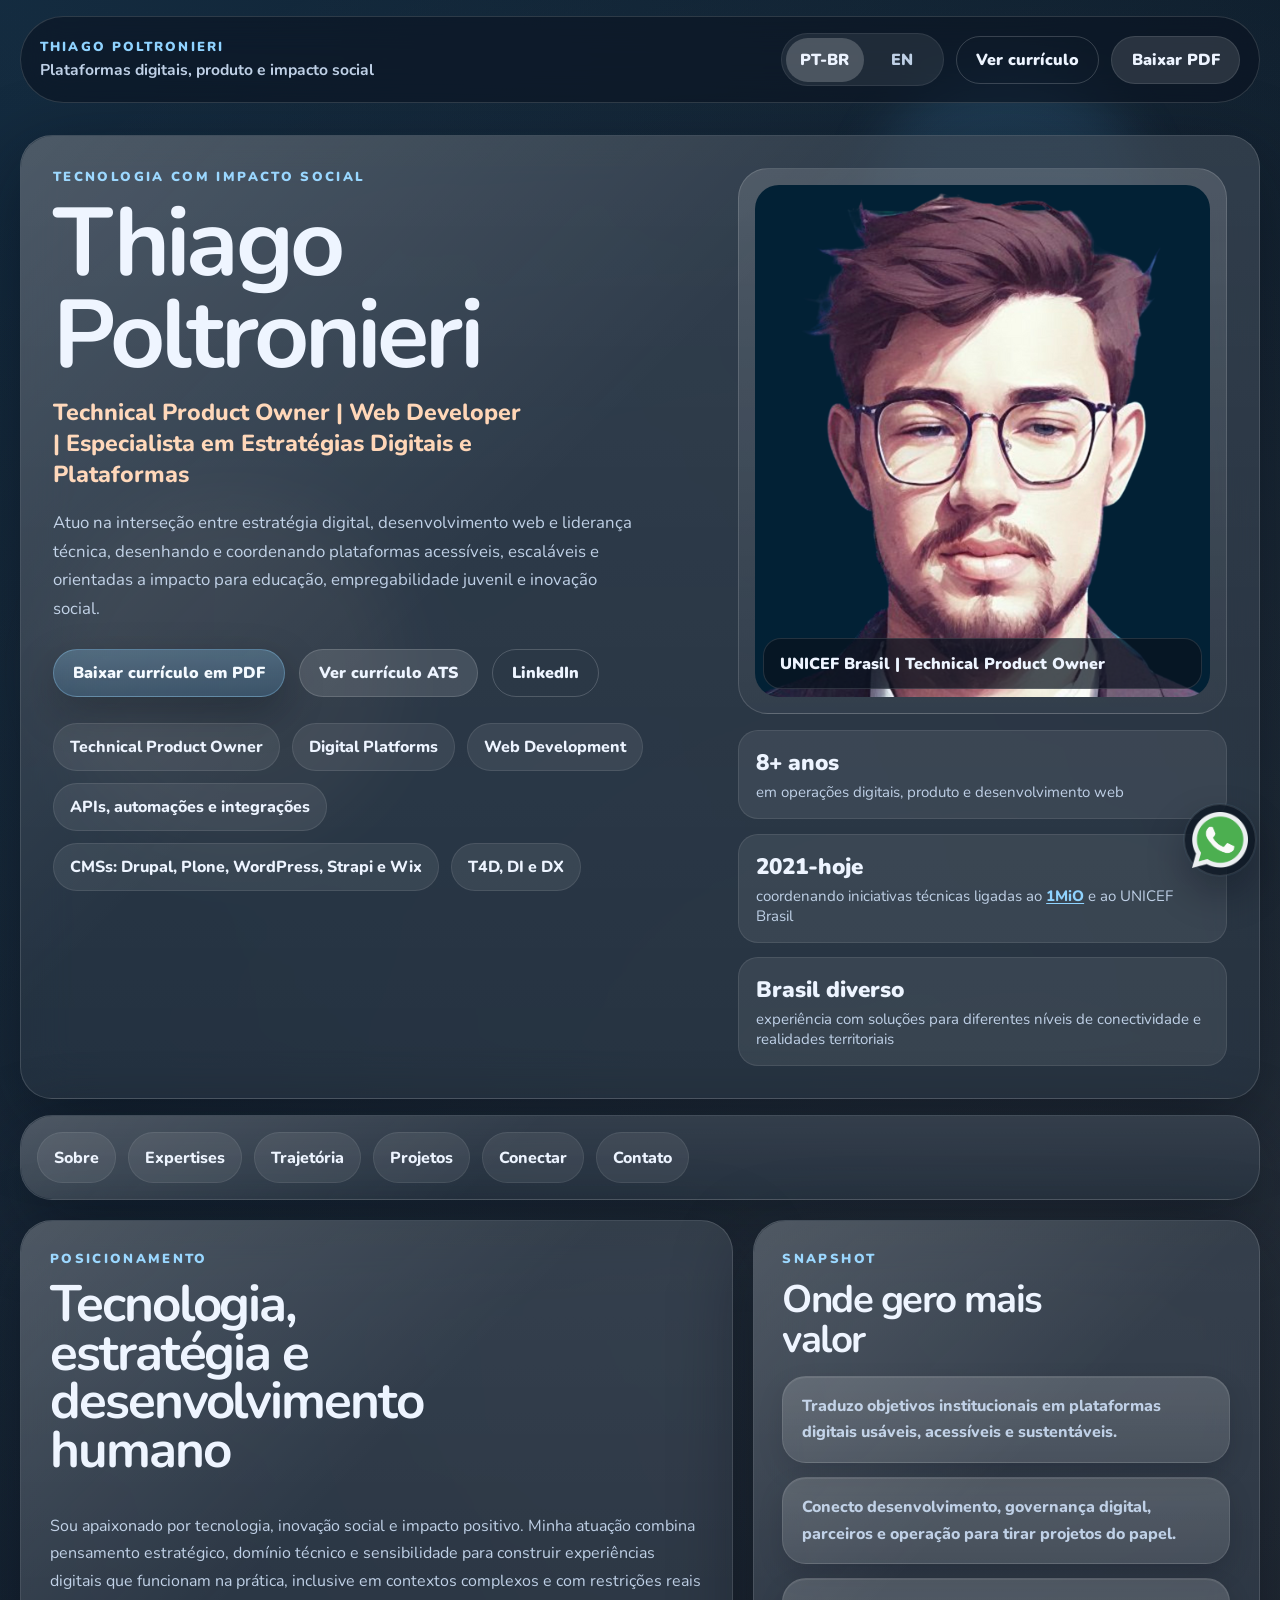
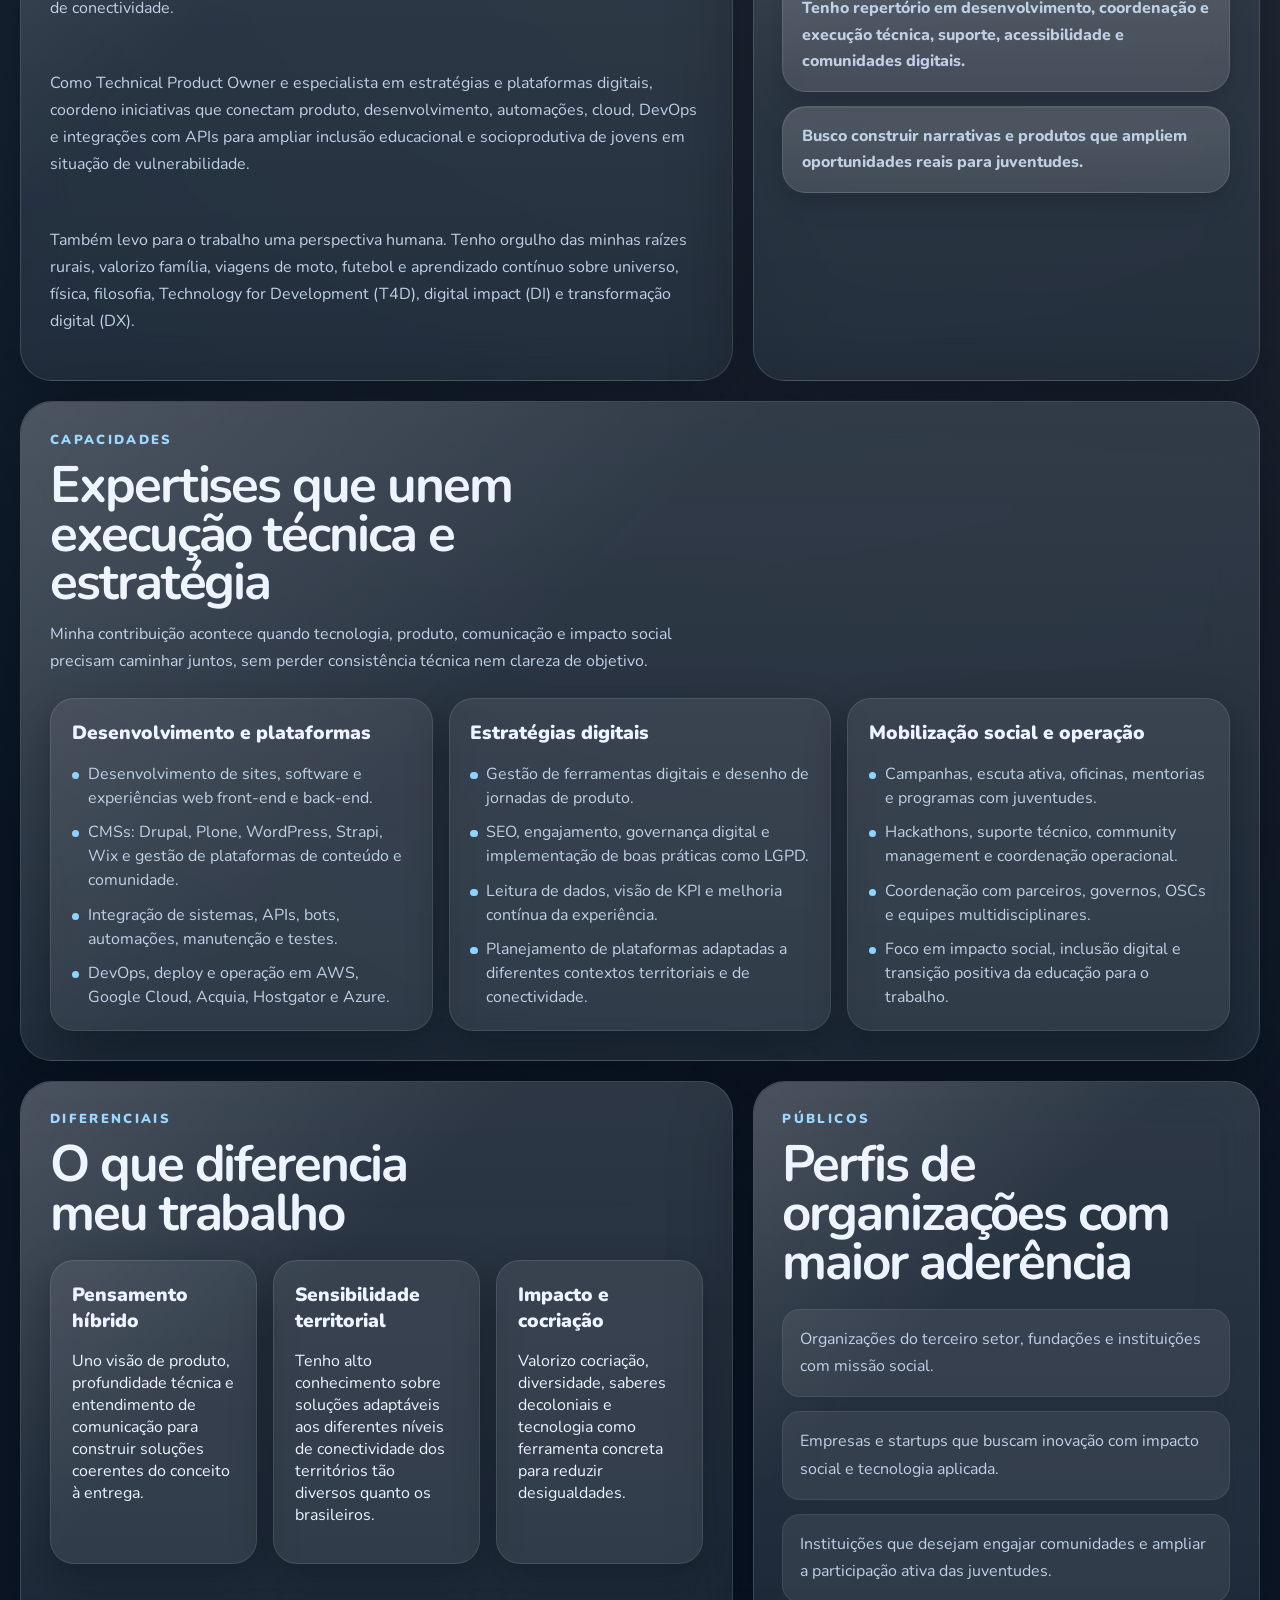
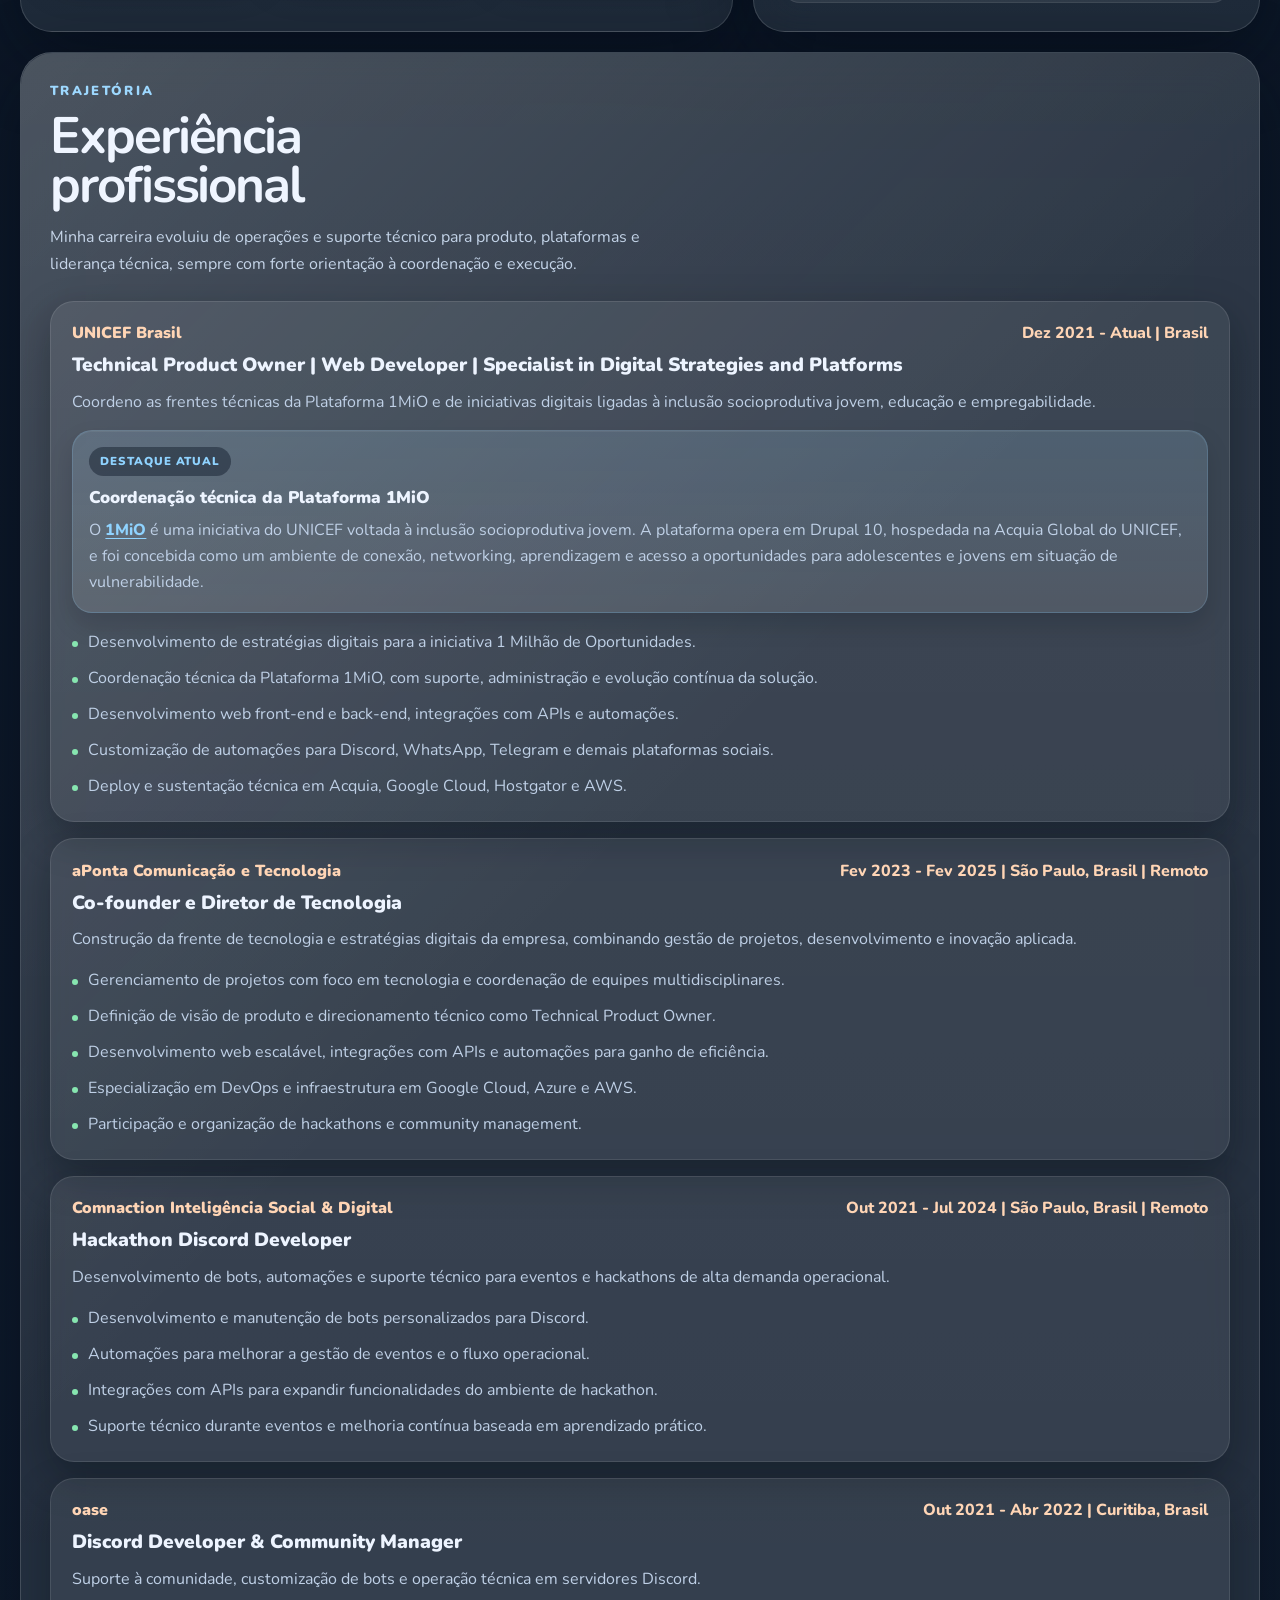
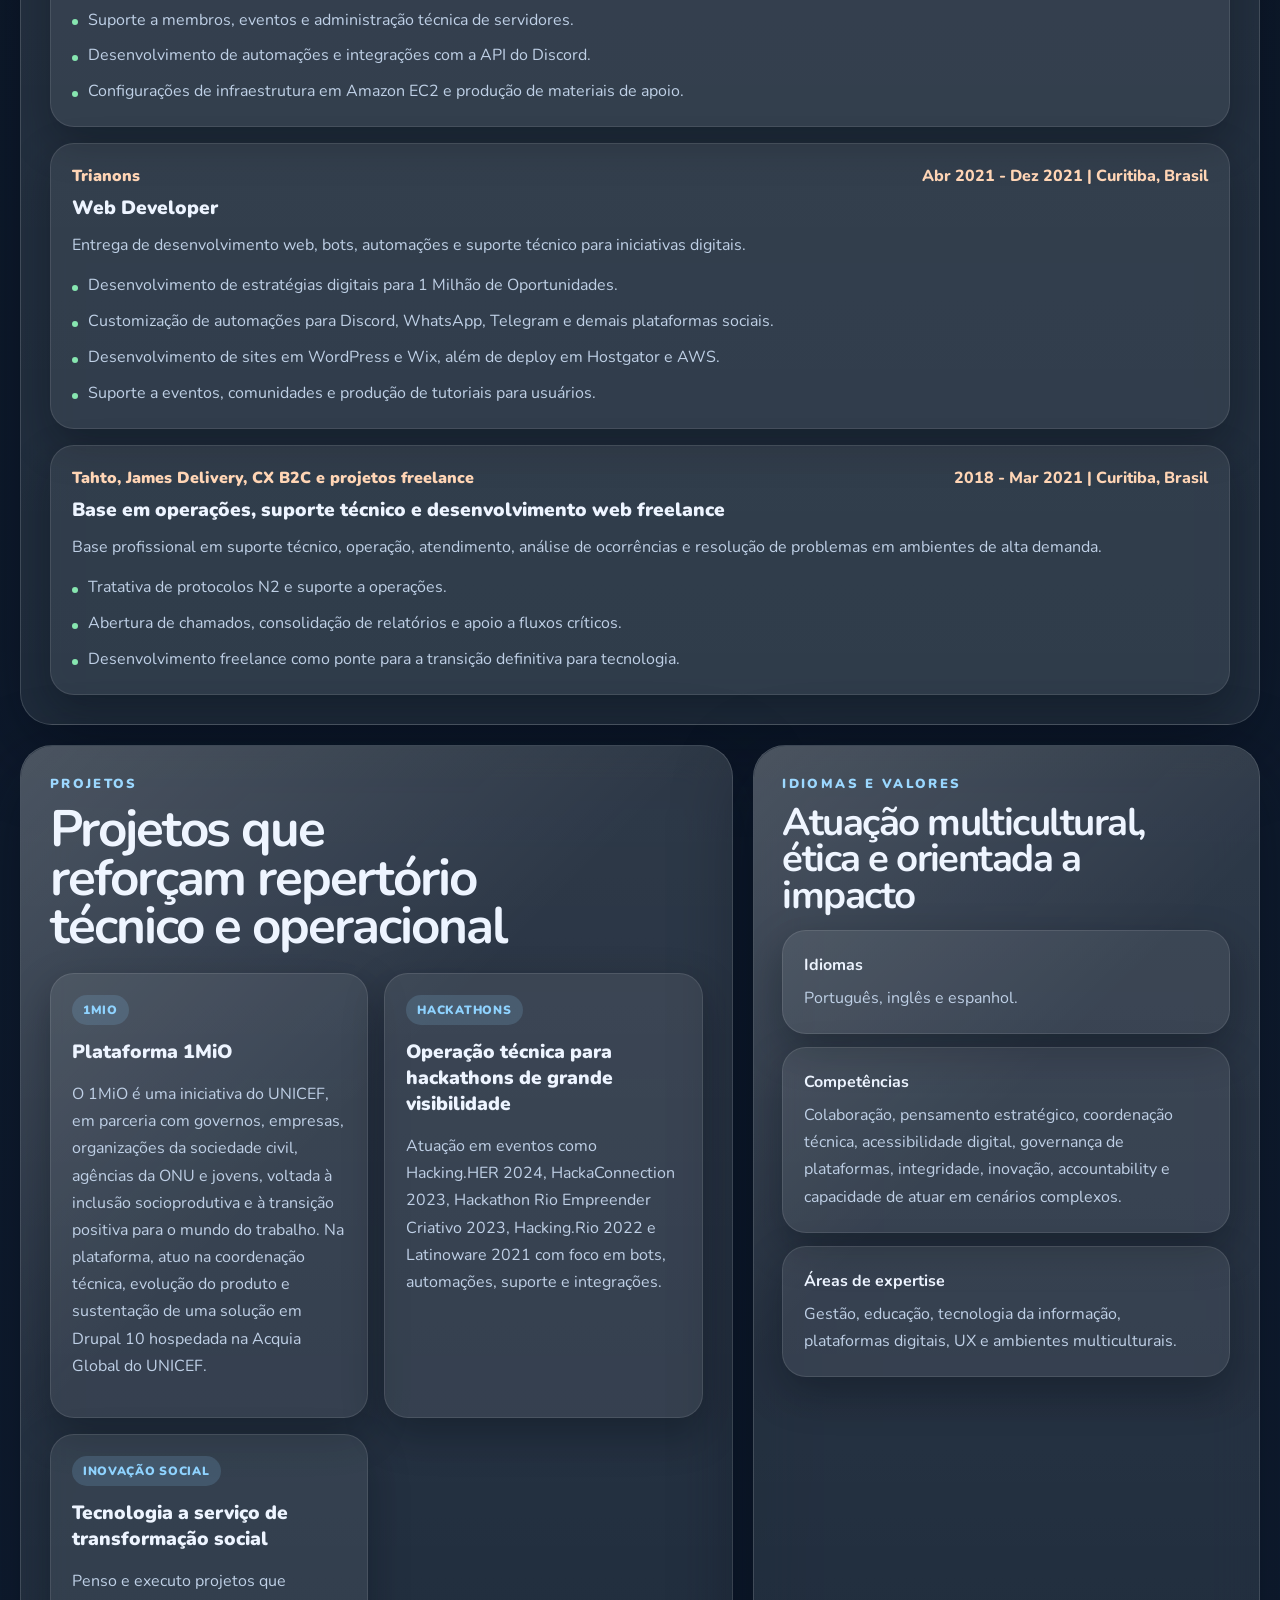
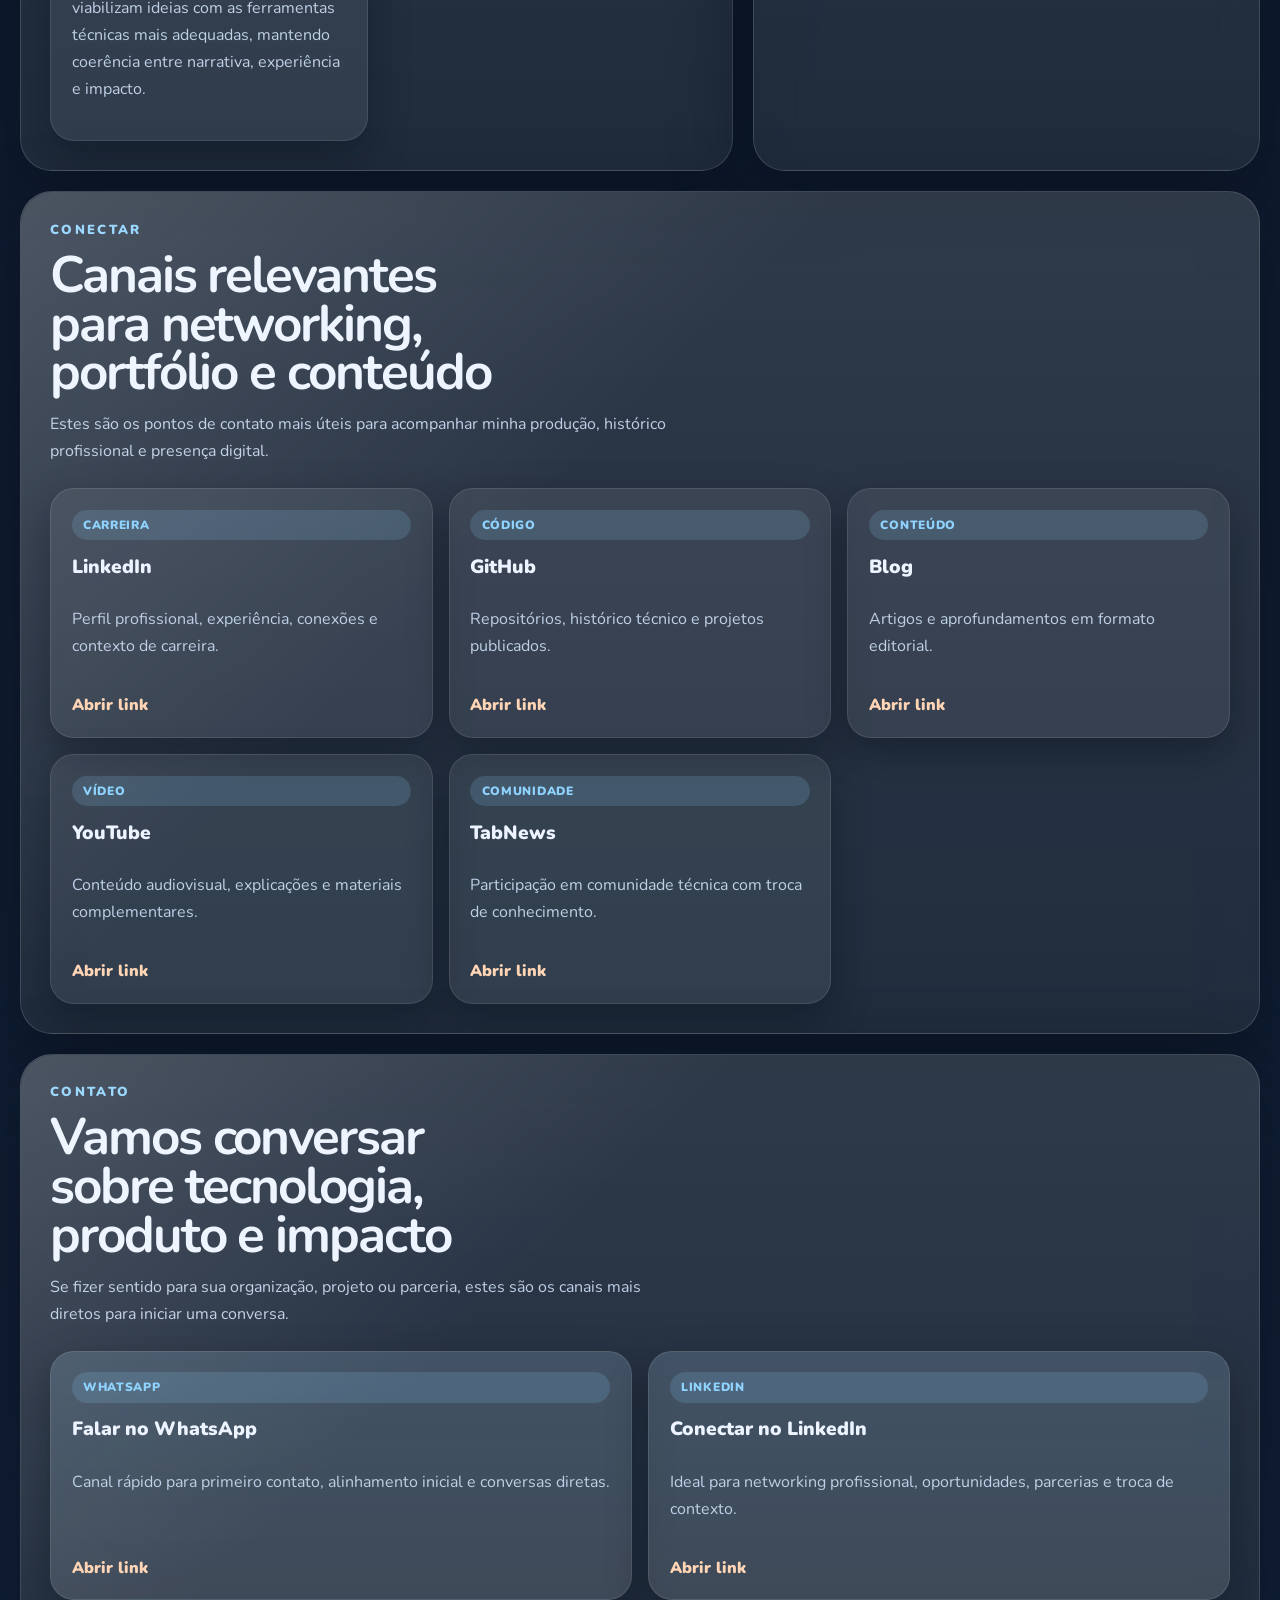
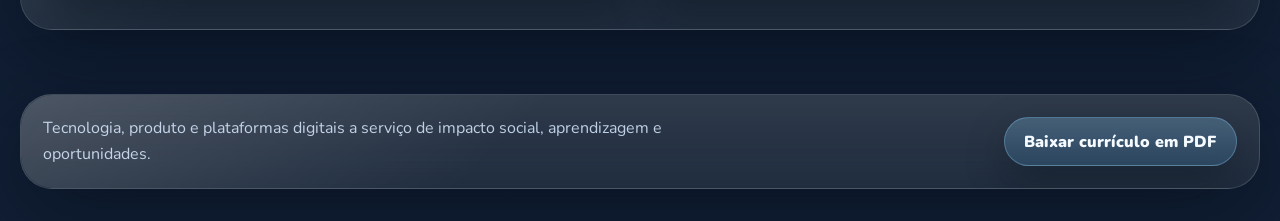
<file: index.html>
<!DOCTYPE html>
<html lang="pt-BR">
<head>
    <meta charset="UTF-8">
    <meta name="viewport" content="width=device-width, initial-scale=1.0">
    <meta
        id="meta-description"
        name="description"
        content="Thiago Poltronieri | Technical Product Owner, Web Developer e especialista em estratégias digitais, plataformas e inovação social."
    >
    <meta name="theme-color" content="#0c1727">
    <title>Thiago Poltronieri | Technical Product Owner</title>
    <link rel="icon" type="image/x-icon" href="./components/img/self-profile.ico">
    <link rel="preconnect" href="https://fonts.googleapis.com">
    <link rel="preconnect" href="https://fonts.gstatic.com" crossorigin>
    <link
        href="https://fonts.googleapis.com/css2?family=Nunito:wght@400;500;600;700;800;900&amp;display=swap"
        rel="stylesheet"
    >
    <link rel="stylesheet" href="./styles/main.css">
    <!-- Google tag (gtag.js) -->
    <script async src="https://www.googletagmanager.com/gtag/js?id=G-9NXSF30L8J"></script>
    <script>
    window.dataLayer = window.dataLayer || [];
    function gtag(){dataLayer.push(arguments);}
    gtag('js', new Date());

    gtag('config', 'G-9NXSF30L8J');
    </script>
</head>
<body>
    <a class="skip-link" id="skip-link" href="#main-content">Pular para o conteudo principal</a>

    <div class="page-noise" aria-hidden="true"></div>
    <div class="page-orb page-orb--one" aria-hidden="true"></div>
    <div class="page-orb page-orb--two" aria-hidden="true"></div>

    <header class="site-header">
        <div class="site-header__inner">
            <a class="brand-mark" id="brand-mark" href="#hero" aria-label="Ir para o topo da pagina">
                <span class="brand-mark__eyebrow">Thiago Poltronieri</span>
                <span class="brand-mark__title" id="brand-title">Digital platforms, product and social impact</span>
            </a>

            <div class="site-header__actions">
                <div class="language-switcher" id="language-switcher" aria-label="Alternar idioma" role="group">
                    <button class="language-switcher__button" type="button" data-lang-button="pt-BR">PT-BR</button>
                    <button class="language-switcher__button" type="button" data-lang-button="en">EN</button>
                </div>

                <a
                    class="header-link header-link--ghost"
                    id="resume-view-link"
                    href="./resume/thiago-poltronieri-cv-pt-br.html"
                >
                    Ver curriculo
                </a>
                <a
                    class="header-link"
                    id="resume-download-link"
                    href="./documents/Thiago-Poltronieri-CV-pt-BR.pdf"
                    download
                >
                    Baixar PDF
                </a>
            </div>
        </div>
    </header>

    <main class="page-shell" id="main-content">
        <section class="hero glass-card" id="hero" aria-labelledby="hero-name">
            <div class="hero__content">
                <p class="eyebrow" id="hero-eyebrow">Tecnologia com impacto social</p>
                <h1 class="hero__name" id="hero-name">Thiago Poltronieri</h1>
                <p class="hero__role" id="hero-role">
                    Technical Product Owner | Web Developer | Especialista em Estrategias Digitais e Plataformas
                </p>
                <p class="hero__summary" id="hero-summary">
                    Lidero iniciativas que conectam tecnologia, produto e transformacao social para criar plataformas
                    digitais acessiveis, escalaveis e orientadas a impacto.
                </p>

                <div class="hero__cta-group">
                    <a class="button button--primary" id="hero-download-link" href="./documents/Thiago-Poltronieri-CV-pt-BR.pdf" download>
                        Baixar curriculo em PDF
                    </a>
                    <a class="button button--secondary" id="hero-resume-link" href="./resume/thiago-poltronieri-cv-pt-br.html">
                        Ver curriculo ATS
                    </a>
                    <a class="button button--ghost" href="https://www.linkedin.com/in/thiago-poltronieri/" target="_blank" rel="noopener noreferrer">
                        LinkedIn
                    </a>
                </div>

                <ul class="hero__pill-list" id="hero-pill-list" aria-label="Especialidades principais"></ul>
            </div>

            <div class="hero__visual">
                <div class="portrait-card">
                    <img
                        id="portrait-image"
                        class="portrait-card__image"
                        src="./components/img/self-profile.jpeg"
                        alt="Retrato de Thiago Poltronieri"
                        width="512"
                        height="512"
                    >
                    <div class="portrait-card__badge" id="portrait-badge">UNICEF Brasil | Technical Product Owner</div>
                </div>

                <div class="stat-stack" id="hero-stat-list" aria-label="Indicadores de carreira"></div>
            </div>
        </section>

        <nav class="section-nav glass-card" id="section-nav" aria-label="Navegacao das secoes">
            <a class="section-nav__link" href="#about" id="nav-about">Sobre</a>
            <a class="section-nav__link" href="#expertise" id="nav-expertise">Expertises</a>
            <a class="section-nav__link" href="#experience" id="nav-experience">Experiencia</a>
            <a class="section-nav__link" href="#initiatives" id="nav-initiatives">Projetos</a>
            <a class="section-nav__link" href="#connect" id="nav-connect">Conectar</a>
            <a class="section-nav__link" href="#contact" id="nav-contact">Contato</a>
        </nav>

        <section class="section-grid">
            <section class="glass-card section-block section-block--wide" id="about" aria-labelledby="about-title">
                <div class="section-heading">
                    <p class="eyebrow" id="about-eyebrow">Posicionamento</p>
                    <h2 class="section-title" id="about-title">Tecnologia, estrategia e desenvolvimento humano</h2>
                </div>
                <div class="copy-flow" id="about-copy"></div>
            </section>

            <aside class="glass-card section-block side-panel" aria-labelledby="snapshot-title">
                <div class="section-heading section-heading--compact">
                    <p class="eyebrow" id="snapshot-eyebrow">Snapshot</p>
                    <h2 class="section-title section-title--sm" id="snapshot-title">Onde gero mais valor</h2>
                </div>
                <ul class="snapshot-list" id="snapshot-list"></ul>
            </aside>
        </section>

        <section class="glass-card section-block" id="expertise" aria-labelledby="expertise-title">
            <div class="section-heading">
                <p class="eyebrow" id="expertise-eyebrow">Capacidades</p>
                <h2 class="section-title" id="expertise-title">Expertises que unem execucao tecnica e estrategia</h2>
                <p class="section-description" id="expertise-description"></p>
            </div>
            <div class="expertise-grid" id="expertise-grid"></div>
        </section>

        <section class="section-grid">
            <section class="glass-card section-block" aria-labelledby="differentiators-title">
                <div class="section-heading">
                    <p class="eyebrow" id="differentiators-eyebrow">Diferenciais</p>
                    <h2 class="section-title" id="differentiators-title">O que diferencia meu trabalho</h2>
                </div>
                <div class="value-grid" id="differentiators-list"></div>
            </section>

            <section class="glass-card section-block" aria-labelledby="audiences-title">
                <div class="section-heading">
                    <p class="eyebrow" id="audiences-eyebrow">Publicos</p>
                    <h2 class="section-title" id="audiences-title">Perfis de organizacoes com maior aderencia</h2>
                </div>
                <ul class="audience-list" id="audiences-list"></ul>
            </section>
        </section>

        <section class="glass-card section-block" id="experience" aria-labelledby="experience-title">
            <div class="section-heading">
                <p class="eyebrow" id="experience-eyebrow">Trajetoria</p>
                <h2 class="section-title" id="experience-title">Experiencia profissional</h2>
                <p class="section-description" id="experience-description"></p>
            </div>
            <div class="timeline" id="experience-list"></div>
        </section>

        <section class="section-grid">
            <section class="glass-card section-block" id="initiatives" aria-labelledby="initiatives-title">
                <div class="section-heading">
                    <p class="eyebrow" id="initiatives-eyebrow">Projetos</p>
                    <h2 class="section-title" id="initiatives-title">Projetos que reforcam repertorio tecnico e operacional</h2>
                </div>
                <div class="initiative-grid" id="initiatives-list"></div>
            </section>

            <aside class="glass-card section-block" aria-labelledby="languages-title">
                <div class="section-heading section-heading--compact">
                    <p class="eyebrow" id="languages-eyebrow">Idiomas e valores</p>
                    <h2 class="section-title section-title--sm" id="languages-title">Atuacao multicultural, etica e orientada a impacto</h2>
                </div>
                <div class="mini-stack" id="languages-list"></div>
            </aside>
        </section>

        <section class="glass-card section-block" id="connect" aria-labelledby="connect-title">
            <div class="section-heading">
                <p class="eyebrow" id="connect-eyebrow">Conectar</p>
                <h2 class="section-title" id="connect-title">Canais relevantes para networking, portfolio e conteudo</h2>
                <p class="section-description" id="connect-description"></p>
            </div>
            <div class="link-grid" id="connect-links"></div>
        </section>

        <section class="glass-card section-block" id="contact" aria-labelledby="contact-title">
            <div class="section-heading">
                <p class="eyebrow" id="contact-eyebrow">Contato</p>
                <h2 class="section-title" id="contact-title">Vamos conversar sobre tecnologia, produto e impacto</h2>
                <p class="section-description" id="contact-description"></p>
            </div>
            <div class="contact-grid" id="contact-links"></div>
        </section>
    </main>

    <footer class="site-footer">
        <div class="site-footer__inner glass-card">
            <p class="site-footer__copy" id="footer-copy">
                Tecnologia, produto e plataformas digitais a servico de impacto social, aprendizagem e oportunidades.
            </p>
            <a class="site-footer__cta" id="footer-resume-link" href="./documents/Thiago-Poltronieri-CV-pt-BR.pdf" download>
                Baixar curriculo em PDF
            </a>
        </div>
    </footer>

    <a
        class="floating-whatsapp"
        id="floating-whatsapp"
        href="https://wa.me/5541992544292"
        target="_blank"
        rel="noopener noreferrer"
        aria-label="Entrar em contato pelo WhatsApp"
    >
        <img src="./components/img/logo_whatsapp.png" alt="" width="56" height="56">
    </a>

    <noscript>
        <div class="noscript-banner">
            Este site usa JavaScript para alternar idiomas e organizar o conteudo dinamicamente. Abra com JavaScript habilitado
            para acessar a experiencia completa.
        </div>
    </noscript>

    <script defer src="./scripts/content.js"></script>
    <script defer src="./scripts/main.js"></script>
</body>
</html>
</file>
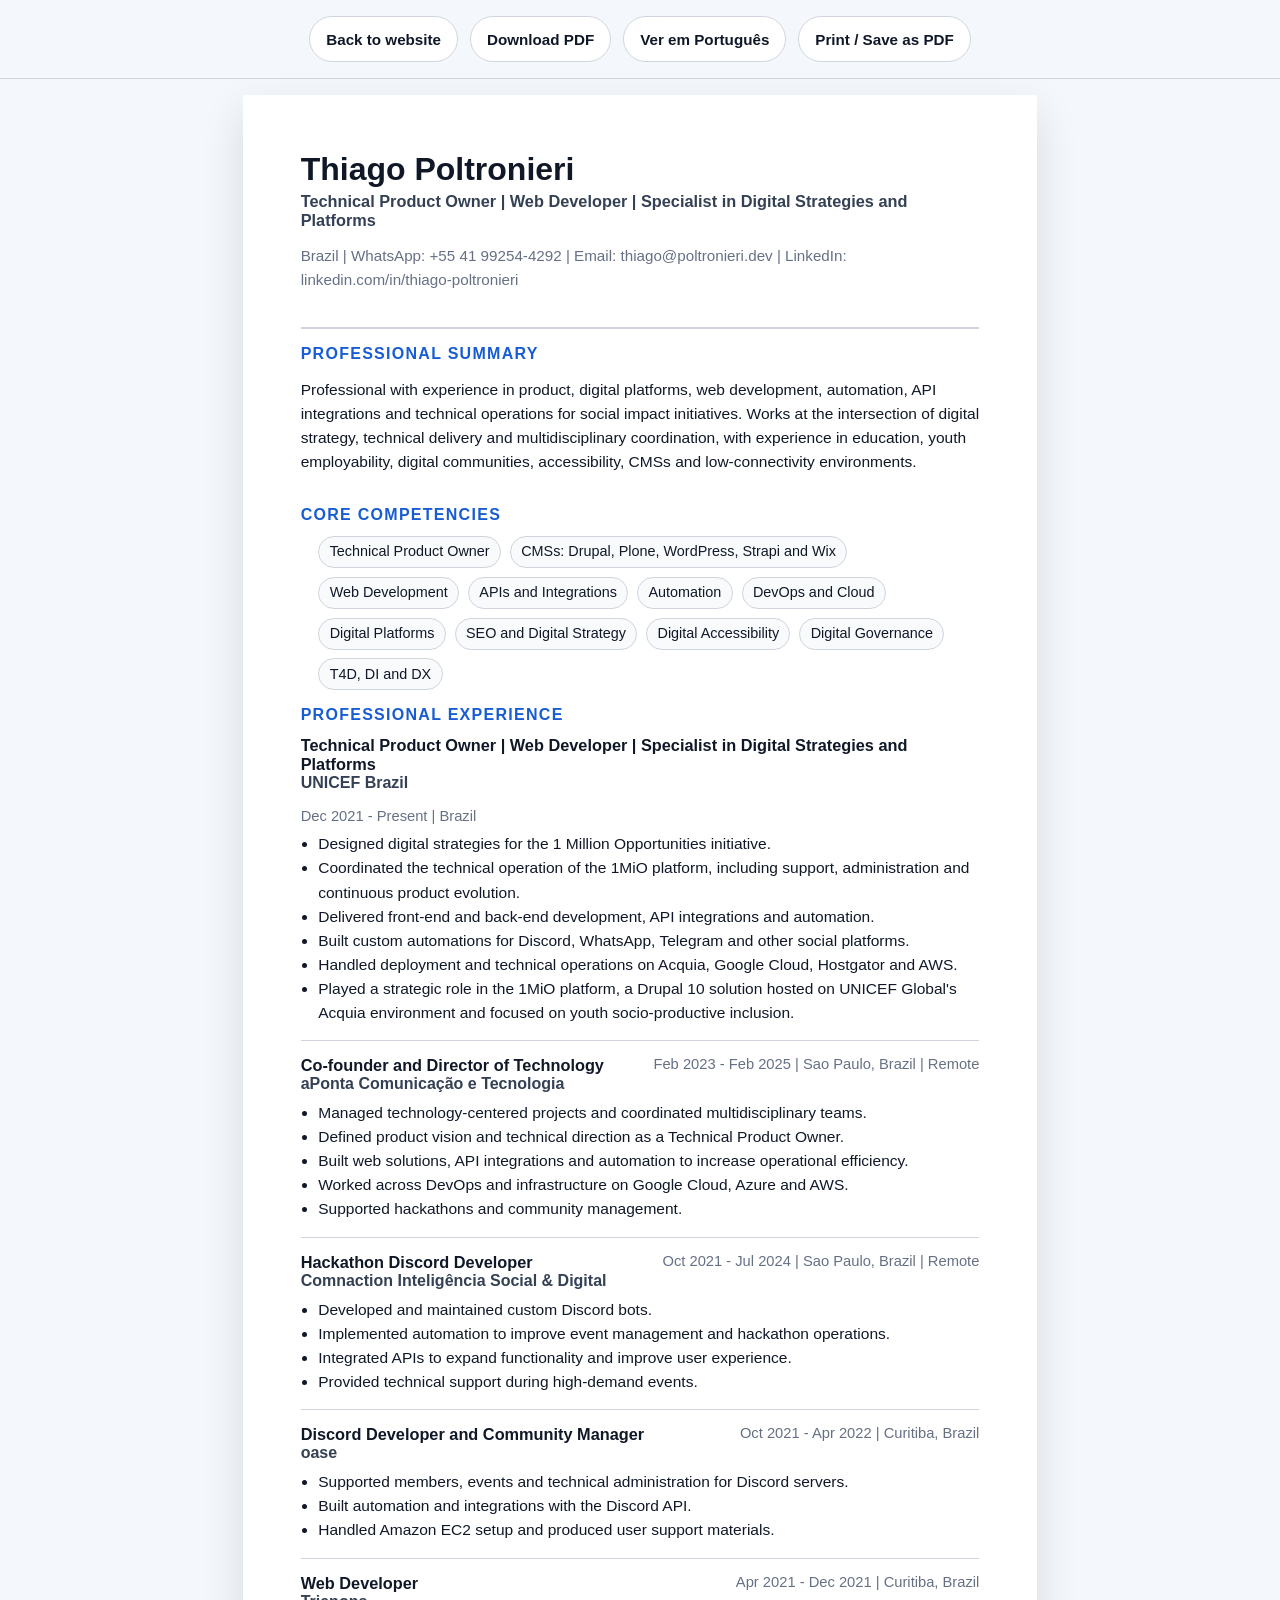
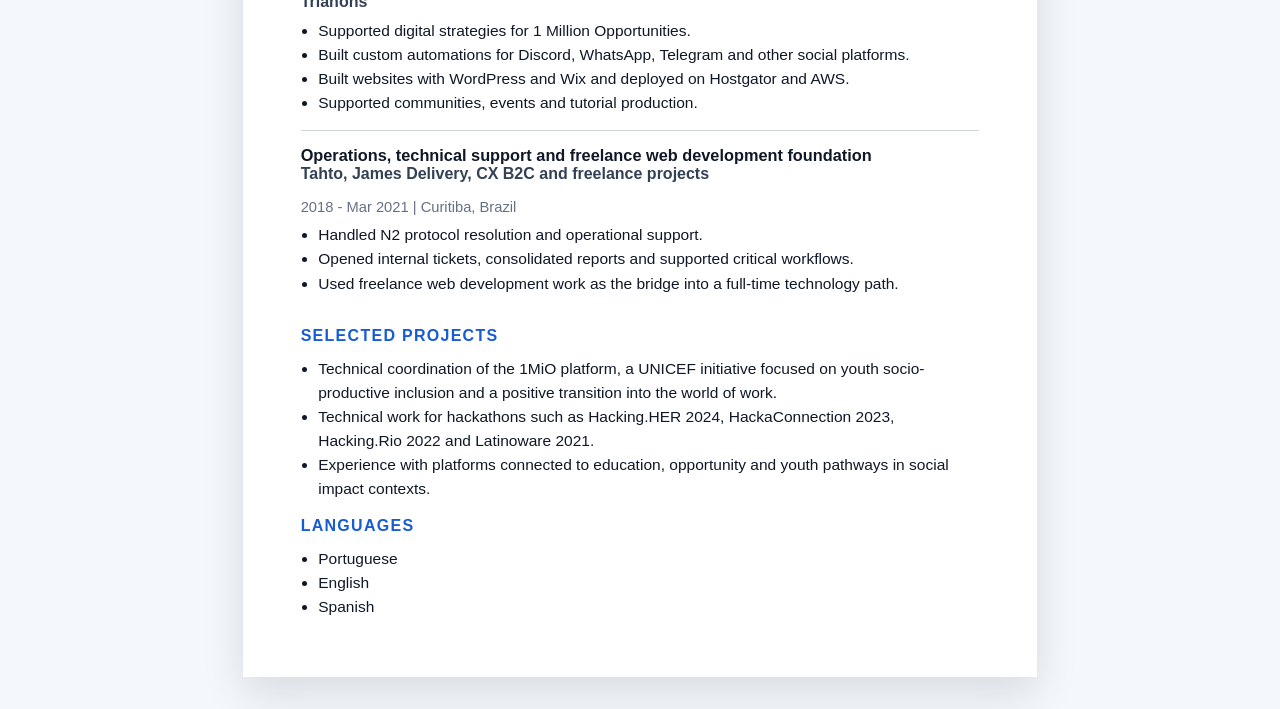
<file: resume/thiago-poltronieri-cv-en.html>
<!DOCTYPE html>
<html lang="en">
<head>
    <meta charset="UTF-8">
    <meta name="viewport" content="width=device-width, initial-scale=1.0">
    <meta
        name="description"
        content="ATS-friendly resume for Thiago Poltronieri in English."
    >
    <title>Thiago Poltronieri | Resume EN</title>
    <link rel="stylesheet" href="./resume.css">
</head>
<body>
    <div class="resume-tools" aria-label="Resume actions">
        <a href="../index.html?lang=en">Back to website</a>
        <a href="../documents/Thiago-Poltronieri-CV-en.pdf" download>Download PDF</a>
        <a href="./thiago-poltronieri-cv-pt-br.html">Ver em Português</a>
        <button type="button" onclick="window.print()">Print / Save as PDF</button>
    </div>

    <main class="resume-page">
        <header class="resume-header">
            <h1>Thiago Poltronieri</h1>
            <p class="resume-header__title">Technical Product Owner | Web Developer | Specialist in Digital Strategies and Platforms</p>
            <p class="resume-contact">
                Brazil | WhatsApp: +55 41 99254-4292 | Email: thiago@poltronieri.dev |
                LinkedIn: linkedin.com/in/thiago-poltronieri
            </p>
        </header>

        <section class="resume-section">
            <h2>Professional Summary</h2>
            <p>
                Professional with experience in product, digital platforms, web development, automation,
                API integrations and technical operations for social impact initiatives. Works at the intersection of
                digital strategy, technical delivery and multidisciplinary coordination, with experience in education,
                youth employability, digital communities, accessibility, CMSs and low-connectivity environments.
            </p>
        </section>

        <section class="resume-section">
            <h2>Core Competencies</h2>
            <ul class="resume-tags">
                <li>Technical Product Owner</li>
                <li>CMSs: Drupal, Plone, WordPress, Strapi and Wix</li>
                <li>Web Development</li>
                <li>APIs and Integrations</li>
                <li>Automation</li>
                <li>DevOps and Cloud</li>
                <li>Digital Platforms</li>
                <li>SEO and Digital Strategy</li>
                <li>Digital Accessibility</li>
                <li>Digital Governance</li>
                <li>T4D, DI and DX</li>
            </ul>
        </section>

        <section class="resume-section">
            <h2>Professional Experience</h2>

            <article class="resume-entry">
                <div class="resume-entry__head">
                    <div>
                        <div class="resume-entry__role">Technical Product Owner | Web Developer | Specialist in Digital Strategies and Platforms</div>
                        <div class="resume-entry__org">UNICEF Brazil</div>
                    </div>
                    <div class="resume-entry__meta">Dec 2021 - Present | Brazil</div>
                </div>
                <ul>
                    <li>Designed digital strategies for the 1 Million Opportunities initiative.</li>
                    <li>Coordinated the technical operation of the 1MiO platform, including support, administration and continuous product evolution.</li>
                    <li>Delivered front-end and back-end development, API integrations and automation.</li>
                    <li>Built custom automations for Discord, WhatsApp, Telegram and other social platforms.</li>
                    <li>Handled deployment and technical operations on Acquia, Google Cloud, Hostgator and AWS.</li>
                    <li>Played a strategic role in the 1MiO platform, a Drupal 10 solution hosted on UNICEF Global's Acquia environment and focused on youth socio-productive inclusion.</li>
                </ul>
            </article>

            <article class="resume-entry">
                <div class="resume-entry__head">
                    <div>
                        <div class="resume-entry__role">Co-founder and Director of Technology</div>
                        <div class="resume-entry__org">aPonta Comunicação e Tecnologia</div>
                    </div>
                    <div class="resume-entry__meta">Feb 2023 - Feb 2025 | Sao Paulo, Brazil | Remote</div>
                </div>
                <ul>
                    <li>Managed technology-centered projects and coordinated multidisciplinary teams.</li>
                    <li>Defined product vision and technical direction as a Technical Product Owner.</li>
                    <li>Built web solutions, API integrations and automation to increase operational efficiency.</li>
                    <li>Worked across DevOps and infrastructure on Google Cloud, Azure and AWS.</li>
                    <li>Supported hackathons and community management.</li>
                </ul>
            </article>

            <article class="resume-entry">
                <div class="resume-entry__head">
                    <div>
                        <div class="resume-entry__role">Hackathon Discord Developer</div>
                        <div class="resume-entry__org">Comnaction Inteligência Social & Digital</div>
                    </div>
                    <div class="resume-entry__meta">Oct 2021 - Jul 2024 | Sao Paulo, Brazil | Remote</div>
                </div>
                <ul>
                    <li>Developed and maintained custom Discord bots.</li>
                    <li>Implemented automation to improve event management and hackathon operations.</li>
                    <li>Integrated APIs to expand functionality and improve user experience.</li>
                    <li>Provided technical support during high-demand events.</li>
                </ul>
            </article>

            <article class="resume-entry">
                <div class="resume-entry__head">
                    <div>
                        <div class="resume-entry__role">Discord Developer and Community Manager</div>
                        <div class="resume-entry__org">oase</div>
                    </div>
                    <div class="resume-entry__meta">Oct 2021 - Apr 2022 | Curitiba, Brazil</div>
                </div>
                <ul>
                    <li>Supported members, events and technical administration for Discord servers.</li>
                    <li>Built automation and integrations with the Discord API.</li>
                    <li>Handled Amazon EC2 setup and produced user support materials.</li>
                </ul>
            </article>

            <article class="resume-entry">
                <div class="resume-entry__head">
                    <div>
                        <div class="resume-entry__role">Web Developer</div>
                        <div class="resume-entry__org">Trianons</div>
                    </div>
                    <div class="resume-entry__meta">Apr 2021 - Dec 2021 | Curitiba, Brazil</div>
                </div>
                <ul>
                    <li>Supported digital strategies for 1 Million Opportunities.</li>
                    <li>Built custom automations for Discord, WhatsApp, Telegram and other social platforms.</li>
                    <li>Built websites with WordPress and Wix and deployed on Hostgator and AWS.</li>
                    <li>Supported communities, events and tutorial production.</li>
                </ul>
            </article>

            <article class="resume-entry">
                <div class="resume-entry__head">
                    <div>
                        <div class="resume-entry__role">Operations, technical support and freelance web development foundation</div>
                        <div class="resume-entry__org">Tahto, James Delivery, CX B2C and freelance projects</div>
                    </div>
                    <div class="resume-entry__meta">2018 - Mar 2021 | Curitiba, Brazil</div>
                </div>
                <ul>
                    <li>Handled N2 protocol resolution and operational support.</li>
                    <li>Opened internal tickets, consolidated reports and supported critical workflows.</li>
                    <li>Used freelance web development work as the bridge into a full-time technology path.</li>
                </ul>
            </article>
        </section>

        <section class="resume-section">
            <h2>Selected Projects</h2>
            <ul>
                <li>Technical coordination of the 1MiO platform, a UNICEF initiative focused on youth socio-productive inclusion and a positive transition into the world of work.</li>
                <li>Technical work for hackathons such as Hacking.HER 2024, HackaConnection 2023, Hacking.Rio 2022 and Latinoware 2021.</li>
                <li>Experience with platforms connected to education, opportunity and youth pathways in social impact contexts.</li>
            </ul>
        </section>

        <section class="resume-section">
            <h2>Languages</h2>
            <ul>
                <li>Portuguese</li>
                <li>English</li>
                <li>Spanish</li>
            </ul>
        </section>
    </main>
</body>
</html>
</file>
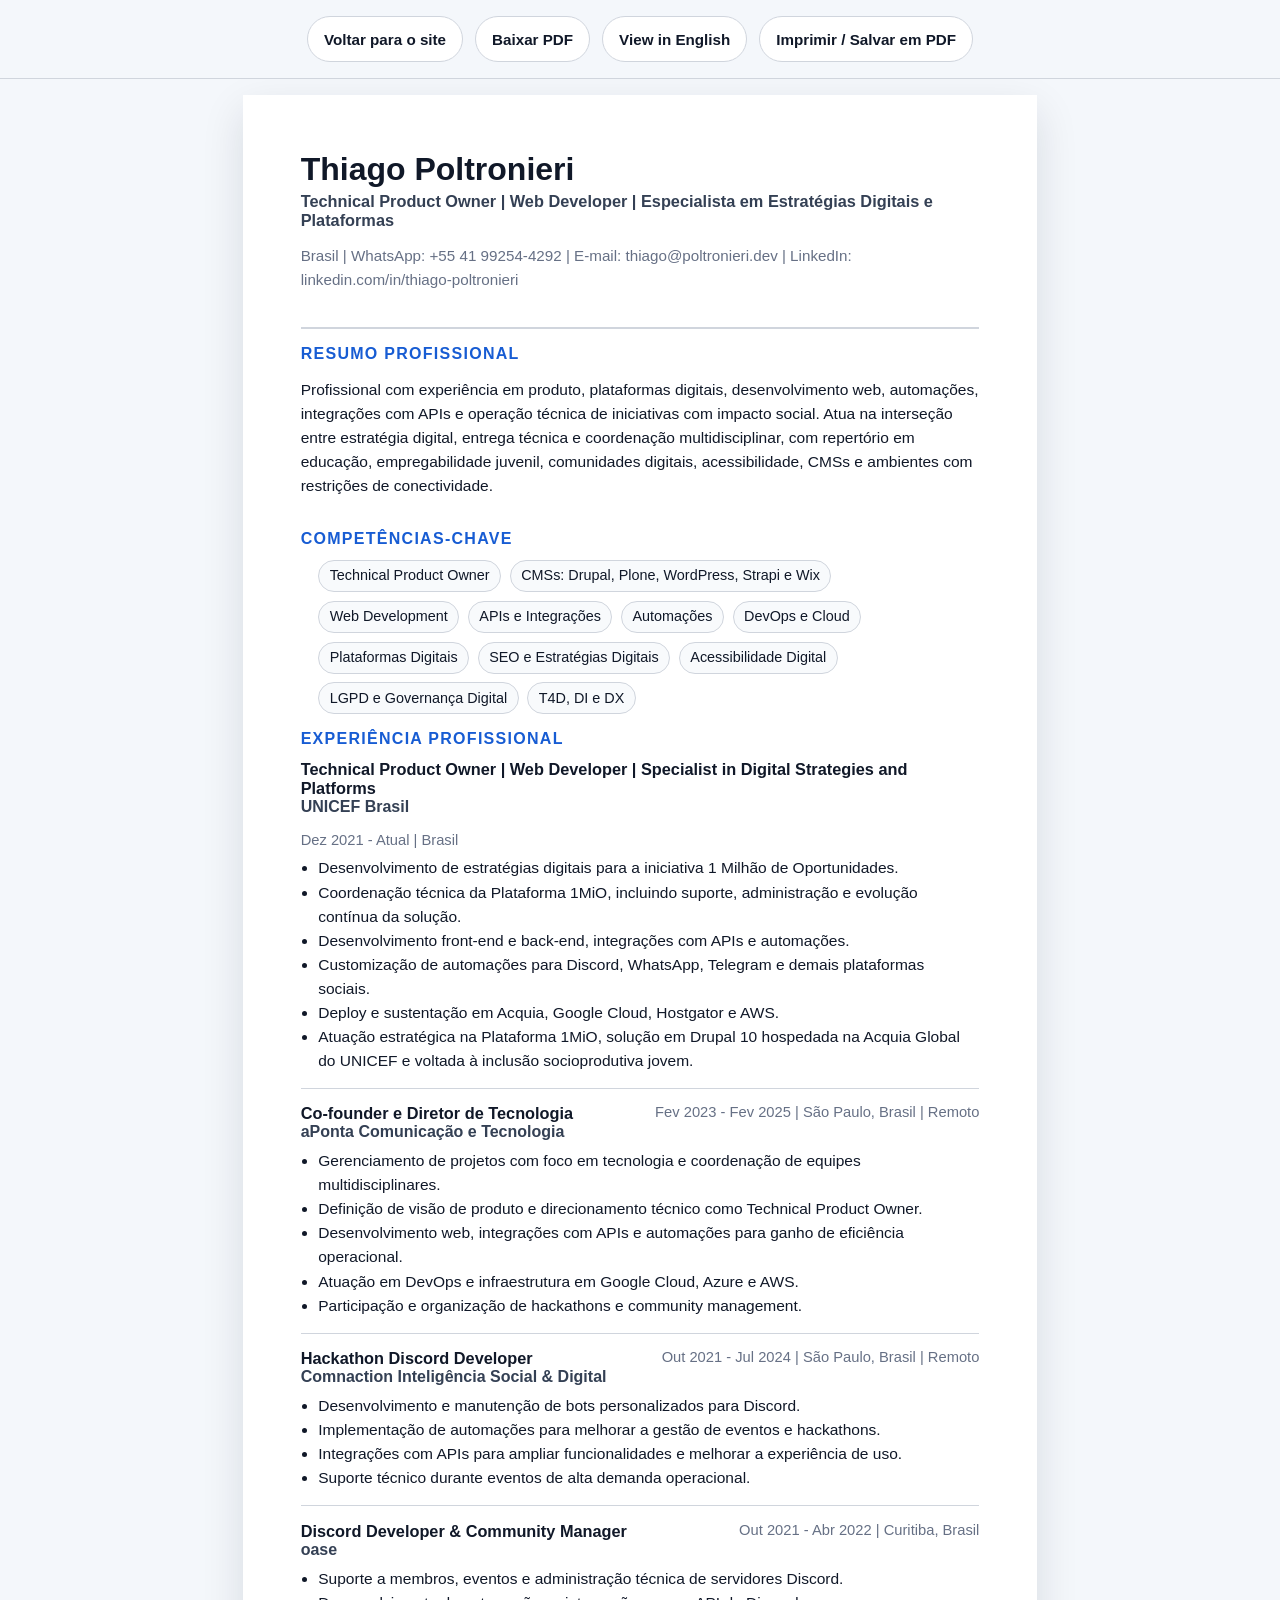
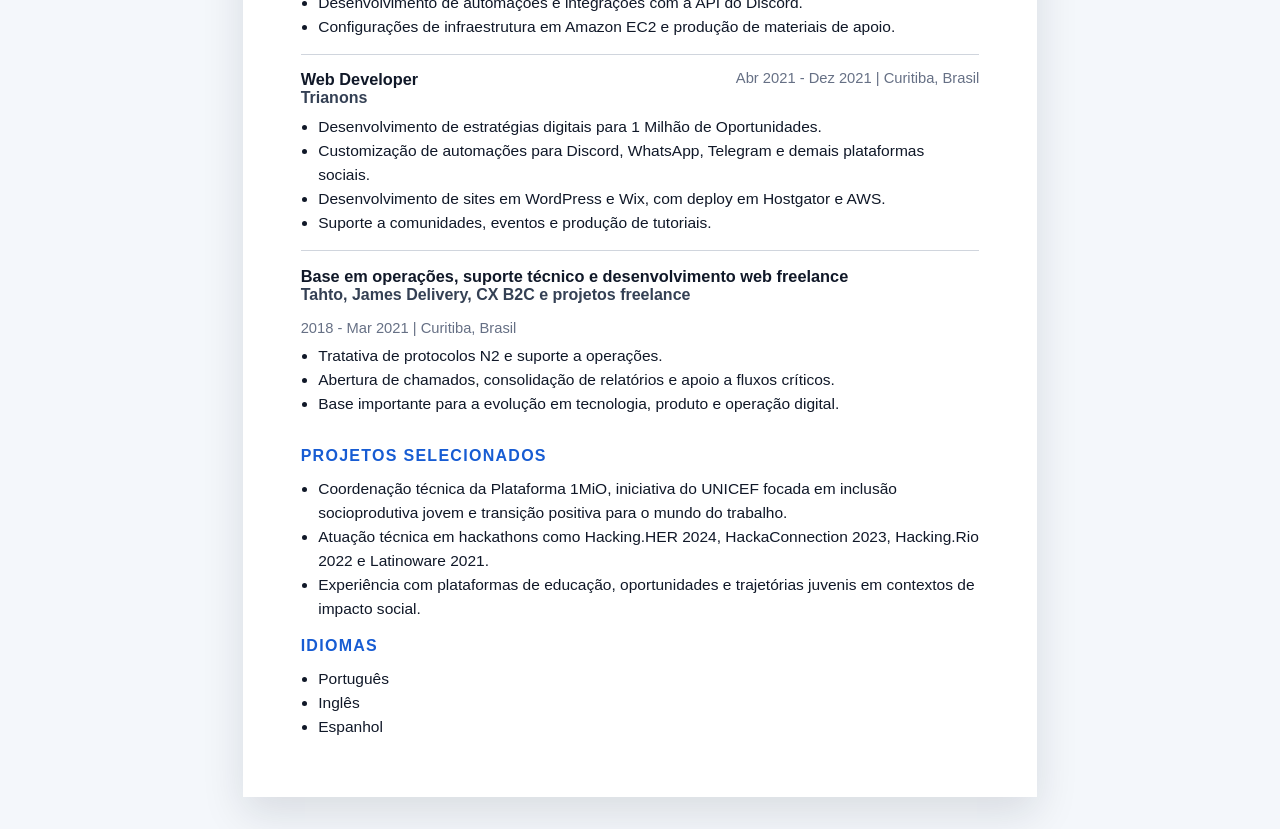
<file: resume/thiago-poltronieri-cv-pt-br.html>
<!DOCTYPE html>
<html lang="pt-BR">
<head>
    <meta charset="UTF-8">
    <meta name="viewport" content="width=device-width, initial-scale=1.0">
    <meta
        name="description"
        content="Currículo ATS-friendly de Thiago Poltronieri em português."
    >
    <title>Thiago Poltronieri | Currículo PT-BR</title>
    <link rel="stylesheet" href="./resume.css">
</head>
<body>
    <div class="resume-tools" aria-label="Ações do currículo">
        <a href="../index.html?lang=pt-BR">Voltar para o site</a>
        <a href="../documents/Thiago-Poltronieri-CV-pt-BR.pdf" download>Baixar PDF</a>
        <a href="./thiago-poltronieri-cv-en.html">View in English</a>
        <button type="button" onclick="window.print()">Imprimir / Salvar em PDF</button>
    </div>

    <main class="resume-page">
        <header class="resume-header">
            <h1>Thiago Poltronieri</h1>
            <p class="resume-header__title">Technical Product Owner | Web Developer | Especialista em Estratégias Digitais e Plataformas</p>
            <p class="resume-contact">
                Brasil | WhatsApp: +55 41 99254-4292 | E-mail: thiago@poltronieri.dev |
                LinkedIn: linkedin.com/in/thiago-poltronieri
            </p>
        </header>

        <section class="resume-section">
            <h2>Resumo Profissional</h2>
            <p>
                Profissional com experiência em produto, plataformas digitais, desenvolvimento web, automações,
                integrações com APIs e operação técnica de iniciativas com impacto social. Atua na interseção entre
                estratégia digital, entrega técnica e coordenação multidisciplinar, com repertório em educação,
                empregabilidade juvenil, comunidades digitais, acessibilidade, CMSs e ambientes com restrições de conectividade.
            </p>
        </section>

        <section class="resume-section">
            <h2>Competências-Chave</h2>
            <ul class="resume-tags">
                <li>Technical Product Owner</li>
                <li>CMSs: Drupal, Plone, WordPress, Strapi e Wix</li>
                <li>Web Development</li>
                <li>APIs e Integrações</li>
                <li>Automações</li>
                <li>DevOps e Cloud</li>
                <li>Plataformas Digitais</li>
                <li>SEO e Estratégias Digitais</li>
                <li>Acessibilidade Digital</li>
                <li>LGPD e Governança Digital</li>
                <li>T4D, DI e DX</li>
            </ul>
        </section>

        <section class="resume-section">
            <h2>Experiência Profissional</h2>

            <article class="resume-entry">
                <div class="resume-entry__head">
                    <div>
                        <div class="resume-entry__role">Technical Product Owner | Web Developer | Specialist in Digital Strategies and Platforms</div>
                        <div class="resume-entry__org">UNICEF Brasil</div>
                    </div>
                    <div class="resume-entry__meta">Dez 2021 - Atual | Brasil</div>
                </div>
                <ul>
                    <li>Desenvolvimento de estratégias digitais para a iniciativa 1 Milhão de Oportunidades.</li>
                    <li>Coordenação técnica da Plataforma 1MiO, incluindo suporte, administração e evolução contínua da solução.</li>
                    <li>Desenvolvimento front-end e back-end, integrações com APIs e automações.</li>
                    <li>Customização de automações para Discord, WhatsApp, Telegram e demais plataformas sociais.</li>
                    <li>Deploy e sustentação em Acquia, Google Cloud, Hostgator e AWS.</li>
                    <li>Atuação estratégica na Plataforma 1MiO, solução em Drupal 10 hospedada na Acquia Global do UNICEF e voltada à inclusão socioprodutiva jovem.</li>
                </ul>
            </article>

            <article class="resume-entry">
                <div class="resume-entry__head">
                    <div>
                        <div class="resume-entry__role">Co-founder e Diretor de Tecnologia</div>
                        <div class="resume-entry__org">aPonta Comunicação e Tecnologia</div>
                    </div>
                    <div class="resume-entry__meta">Fev 2023 - Fev 2025 | São Paulo, Brasil | Remoto</div>
                </div>
                <ul>
                    <li>Gerenciamento de projetos com foco em tecnologia e coordenação de equipes multidisciplinares.</li>
                    <li>Definição de visão de produto e direcionamento técnico como Technical Product Owner.</li>
                    <li>Desenvolvimento web, integrações com APIs e automações para ganho de eficiência operacional.</li>
                    <li>Atuação em DevOps e infraestrutura em Google Cloud, Azure e AWS.</li>
                    <li>Participação e organização de hackathons e community management.</li>
                </ul>
            </article>

            <article class="resume-entry">
                <div class="resume-entry__head">
                    <div>
                        <div class="resume-entry__role">Hackathon Discord Developer</div>
                        <div class="resume-entry__org">Comnaction Inteligência Social & Digital</div>
                    </div>
                    <div class="resume-entry__meta">Out 2021 - Jul 2024 | São Paulo, Brasil | Remoto</div>
                </div>
                <ul>
                    <li>Desenvolvimento e manutenção de bots personalizados para Discord.</li>
                    <li>Implementação de automações para melhorar a gestão de eventos e hackathons.</li>
                    <li>Integrações com APIs para ampliar funcionalidades e melhorar a experiência de uso.</li>
                    <li>Suporte técnico durante eventos de alta demanda operacional.</li>
                </ul>
            </article>

            <article class="resume-entry">
                <div class="resume-entry__head">
                    <div>
                        <div class="resume-entry__role">Discord Developer & Community Manager</div>
                        <div class="resume-entry__org">oase</div>
                    </div>
                    <div class="resume-entry__meta">Out 2021 - Abr 2022 | Curitiba, Brasil</div>
                </div>
                <ul>
                    <li>Suporte a membros, eventos e administração técnica de servidores Discord.</li>
                    <li>Desenvolvimento de automações e integrações com a API do Discord.</li>
                    <li>Configurações de infraestrutura em Amazon EC2 e produção de materiais de apoio.</li>
                </ul>
            </article>

            <article class="resume-entry">
                <div class="resume-entry__head">
                    <div>
                        <div class="resume-entry__role">Web Developer</div>
                        <div class="resume-entry__org">Trianons</div>
                    </div>
                    <div class="resume-entry__meta">Abr 2021 - Dez 2021 | Curitiba, Brasil</div>
                </div>
                <ul>
                    <li>Desenvolvimento de estratégias digitais para 1 Milhão de Oportunidades.</li>
                    <li>Customização de automações para Discord, WhatsApp, Telegram e demais plataformas sociais.</li>
                    <li>Desenvolvimento de sites em WordPress e Wix, com deploy em Hostgator e AWS.</li>
                    <li>Suporte a comunidades, eventos e produção de tutoriais.</li>
                </ul>
            </article>

            <article class="resume-entry">
                <div class="resume-entry__head">
                    <div>
                        <div class="resume-entry__role">Base em operações, suporte técnico e desenvolvimento web freelance</div>
                        <div class="resume-entry__org">Tahto, James Delivery, CX B2C e projetos freelance</div>
                    </div>
                    <div class="resume-entry__meta">2018 - Mar 2021 | Curitiba, Brasil</div>
                </div>
                <ul>
                    <li>Tratativa de protocolos N2 e suporte a operações.</li>
                    <li>Abertura de chamados, consolidação de relatórios e apoio a fluxos críticos.</li>
                    <li>Base importante para a evolução em tecnologia, produto e operação digital.</li>
                </ul>
            </article>
        </section>

        <section class="resume-section">
            <h2>Projetos Selecionados</h2>
            <ul>
                <li>Coordenação técnica da Plataforma 1MiO, iniciativa do UNICEF focada em inclusão socioprodutiva jovem e transição positiva para o mundo do trabalho.</li>
                <li>Atuação técnica em hackathons como Hacking.HER 2024, HackaConnection 2023, Hacking.Rio 2022 e Latinoware 2021.</li>
                <li>Experiência com plataformas de educação, oportunidades e trajetórias juvenis em contextos de impacto social.</li>
            </ul>
        </section>

        <section class="resume-section">
            <h2>Idiomas</h2>
            <ul>
                <li>Português</li>
                <li>Inglês</li>
                <li>Espanhol</li>
            </ul>
        </section>
    </main>
</body>
</html>
</file>
<file: styles/main.css>
:root {
    --bg-base: #07111f;
    --bg-deep: #0f1f35;
    --bg-soft: rgba(12, 25, 42, 0.72);
    --bg-card: rgba(255, 255, 255, 0.1);
    --bg-card-strong: rgba(255, 255, 255, 0.16);
    --text-main: #edf4ff;
    --text-soft: #bfd0e6;
    --text-muted: #8ca3c1;
    --line-soft: rgba(255, 255, 255, 0.14);
    --line-strong: rgba(255, 255, 255, 0.24);
    --accent: #8fd3ff;
    --accent-strong: #53a8e6;
    --accent-warm: #ffd5b5;
    --success: #87e6b0;
    --shadow-lg: 0 24px 80px rgba(2, 8, 17, 0.45);
    --shadow-md: 0 16px 40px rgba(2, 8, 17, 0.32);
    --radius-xl: 32px;
    --radius-lg: 24px;
    --radius-md: 18px;
    --radius-sm: 14px;
    --content-width: 1240px;
}

*,
*::before,
*::after {
    box-sizing: border-box;
}

html {
    scroll-behavior: smooth;
}

body {
    margin: 0;
    min-height: 100vh;
    font-family: "Nunito", sans-serif;
    color: var(--text-main);
    background:
        radial-gradient(circle at top left, rgba(83, 168, 230, 0.18), transparent 30%),
        radial-gradient(circle at 82% 16%, rgba(255, 213, 181, 0.12), transparent 22%),
        linear-gradient(180deg, #06101b 0%, #0c1727 38%, #111f35 100%);
}

body::selection {
    background: rgba(143, 211, 255, 0.28);
}

img {
    display: block;
    max-width: 100%;
}

a {
    color: inherit;
}

.text-link {
    color: var(--accent);
    font-weight: 800;
    text-decoration: underline;
    text-decoration-thickness: 0.08em;
    text-underline-offset: 0.16em;
}

button,
input,
textarea,
select {
    font: inherit;
}

.page-noise,
.page-orb {
    position: fixed;
    pointer-events: none;
    z-index: -2;
}

.page-noise {
    inset: 0;
    opacity: 0.09;
    background-image:
        linear-gradient(0deg, transparent 24%, rgba(255, 255, 255, 0.03) 25%, transparent 26%),
        linear-gradient(90deg, transparent 24%, rgba(255, 255, 255, 0.03) 25%, transparent 26%);
    background-size: 14px 14px;
}

.page-orb {
    z-index: -1;
    border-radius: 50%;
    filter: blur(24px);
}

.page-orb--one {
    top: 8%;
    right: 10%;
    width: 18rem;
    height: 18rem;
    background: rgba(83, 168, 230, 0.16);
}

.page-orb--two {
    bottom: 6%;
    left: 4%;
    width: 22rem;
    height: 22rem;
    background: rgba(255, 213, 181, 0.12);
}

.skip-link {
    position: absolute;
    top: -4rem;
    left: 1rem;
    z-index: 30;
    padding: 0.8rem 1rem;
    border-radius: 999px;
    background: #ffffff;
    color: #0b1930;
    text-decoration: none;
    font-weight: 800;
}

.skip-link:focus-visible {
    top: 1rem;
}

.glass-card {
    position: relative;
    overflow: hidden;
    background:
        linear-gradient(180deg, rgba(255, 255, 255, 0.14), rgba(255, 255, 255, 0.08)),
        rgba(12, 25, 42, 0.6);
    border: 1px solid var(--line-soft);
    box-shadow: var(--shadow-lg);
    backdrop-filter: blur(24px);
    -webkit-backdrop-filter: blur(24px);
}

.glass-card::before {
    content: "";
    position: absolute;
    inset: 0;
    border-radius: inherit;
    pointer-events: none;
    background: linear-gradient(135deg, rgba(255, 255, 255, 0.14), transparent 40%);
}

.site-header {
    position: sticky;
    top: 0;
    z-index: 20;
    padding: 1rem 0 0;
}

.site-header__inner,
.site-footer__inner,
.page-shell {
    width: min(calc(100% - 2rem), var(--content-width));
    margin: 0 auto;
}

.site-header__inner {
    display: flex;
    justify-content: space-between;
    align-items: center;
    gap: 1rem;
    padding: 1rem 1.2rem;
    border-radius: 999px;
    background: rgba(9, 18, 31, 0.58);
    border: 1px solid var(--line-soft);
    backdrop-filter: blur(18px);
    -webkit-backdrop-filter: blur(18px);
}

.brand-mark {
    display: grid;
    gap: 0.2rem;
    text-decoration: none;
}

.brand-mark__eyebrow {
    font-size: 0.82rem;
    font-weight: 900;
    letter-spacing: 0.16em;
    text-transform: uppercase;
    color: var(--accent);
}

.brand-mark__title {
    color: var(--text-soft);
    font-size: 0.98rem;
    font-weight: 700;
}

.site-header__actions {
    display: flex;
    align-items: center;
    gap: 0.75rem;
    flex-wrap: wrap;
}

.language-switcher {
    display: inline-flex;
    padding: 0.22rem;
    border-radius: 999px;
    background: rgba(255, 255, 255, 0.08);
    border: 1px solid rgba(255, 255, 255, 0.08);
}

.language-switcher__button,
.header-link,
.button,
.site-footer__cta {
    border: 0;
    text-decoration: none;
    cursor: pointer;
    transition:
        transform 180ms ease,
        color 180ms ease,
        background-color 180ms ease,
        border-color 180ms ease,
        box-shadow 180ms ease;
}

.language-switcher__button {
    min-width: 4.75rem;
    padding: 0.7rem 0.9rem;
    border-radius: 999px;
    background: transparent;
    color: var(--text-soft);
    font-weight: 900;
}

.language-switcher__button.is-active {
    background: rgba(255, 255, 255, 0.2);
    color: var(--text-main);
}

.language-switcher__button:hover:not(.is-active) {
    background: rgba(143, 211, 255, 0.16);
    color: var(--text-main);
}

.header-link,
.button,
.site-footer__cta {
    display: inline-flex;
    justify-content: center;
    align-items: center;
    gap: 0.55rem;
    padding: 0.95rem 1.2rem;
    border-radius: 999px;
    font-weight: 900;
    line-height: 1;
}

.header-link {
    background: rgba(255, 255, 255, 0.12);
    color: var(--text-main);
    border: 1px solid rgba(255, 255, 255, 0.1);
}

.header-link--ghost,
.button--ghost {
    background: transparent;
    border: 1px solid rgba(255, 255, 255, 0.18);
}

.header-link:hover,
.button:hover,
.site-footer__cta:hover {
    transform: translateY(-2px);
    border-color: rgba(143, 211, 255, 0.32);
    color: #f7fbff;
    box-shadow:
        0 14px 34px rgba(2, 8, 17, 0.22),
        0 0 0 1px rgba(143, 211, 255, 0.08);
}

.button--primary,
.site-footer__cta {
    background: linear-gradient(180deg, rgba(143, 211, 255, 0.26), rgba(83, 168, 230, 0.18));
    color: #f4faff;
    border: 1px solid rgba(143, 211, 255, 0.32);
    box-shadow: var(--shadow-md);
}

.button--secondary {
    background: rgba(255, 255, 255, 0.12);
    border: 1px solid rgba(255, 255, 255, 0.14);
}

.header-link:hover,
.button--secondary:hover,
.button--ghost:hover {
    background: rgba(143, 211, 255, 0.14);
}

.button--primary:hover,
.site-footer__cta:hover {
    background: linear-gradient(180deg, rgba(143, 211, 255, 0.34), rgba(83, 168, 230, 0.24));
}

.page-shell {
    padding: 2rem 0 4rem;
}

.hero,
.section-block,
.section-nav,
.site-footer__inner {
    border-radius: var(--radius-xl);
}

.hero {
    display: grid;
    grid-template-columns: minmax(0, 1.2fr) minmax(280px, 0.9fr);
    gap: 2rem;
    padding: 2rem;
}

.eyebrow {
    margin: 0 0 0.75rem;
    color: var(--accent);
    font-size: 0.82rem;
    font-weight: 900;
    letter-spacing: 0.18em;
    text-transform: uppercase;
}

.hero__name,
.section-title {
    margin: 0;
    letter-spacing: -0.04em;
    line-height: 0.95;
}

.hero__name {
    max-width: 10ch;
    font-size: clamp(3rem, 8vw, 6rem);
}

.hero__role {
    margin: 1rem 0 0;
    color: var(--accent-warm);
    font-size: clamp(1.1rem, 2vw, 1.45rem);
    font-weight: 800;
    max-width: 34ch;
}

.hero__summary,
.section-description,
.copy-flow p,
.timeline-card__summary,
.timeline-card li,
.initiative-card p,
.link-card p,
.snapshot-list li,
.mini-card,
.audience-list li {
    color: var(--text-soft);
    line-height: 1.7;
}

.hero__summary {
    max-width: 58ch;
    margin: 1.2rem 0 1.6rem;
    font-size: 1.05rem;
}

.hero__cta-group {
    display: flex;
    flex-wrap: wrap;
    gap: 0.85rem;
}

.hero__pill-list,
.snapshot-list,
.audience-list,
.timeline-card ul {
    list-style: none;
    padding: 0;
    margin: 0;
}

.hero__pill-list {
    display: flex;
    flex-wrap: wrap;
    gap: 0.75rem;
    margin-top: 1.6rem;
}

.hero__pill-list li,
.snapshot-list li {
    padding: 0.75rem 1rem;
    border-radius: 999px;
    background: rgba(255, 255, 255, 0.08);
    border: 1px solid rgba(255, 255, 255, 0.09);
    font-weight: 800;
}

.hero__visual {
    display: grid;
    gap: 1rem;
}

.portrait-card {
    position: relative;
    padding: 1rem;
    border-radius: 30px;
    background: linear-gradient(180deg, rgba(255, 255, 255, 0.14), rgba(255, 255, 255, 0.04));
    border: 1px solid var(--line-soft);
}

.portrait-card__image {
    aspect-ratio: 1;
    object-fit: cover;
    border-radius: 24px;
}

.portrait-card__badge {
    position: absolute;
    left: 1.5rem;
    right: 1.5rem;
    bottom: 1.5rem;
    padding: 0.85rem 1rem;
    border-radius: 18px;
    background: rgba(9, 18, 31, 0.72);
    border: 1px solid rgba(255, 255, 255, 0.12);
    font-weight: 900;
}

.stat-stack {
    display: grid;
    gap: 0.9rem;
}

.stat-card {
    padding: 1rem 1.1rem;
    border-radius: 20px;
    background: rgba(255, 255, 255, 0.08);
    border: 1px solid rgba(255, 255, 255, 0.09);
}

.stat-card__value {
    display: block;
    font-size: 1.4rem;
    font-weight: 900;
    color: var(--text-main);
}

.stat-card__label {
    display: block;
    margin-top: 0.25rem;
    color: var(--text-soft);
    font-size: 0.94rem;
}

.section-nav {
    display: flex;
    flex-wrap: wrap;
    gap: 0.75rem;
    padding: 1rem;
    margin: 1rem 0;
}

.section-nav__link {
    padding: 0.85rem 1rem;
    border-radius: 999px;
    background: rgba(255, 255, 255, 0.08);
    border: 1px solid rgba(255, 255, 255, 0.08);
    text-decoration: none;
    font-weight: 800;
    transition:
        transform 180ms ease,
        color 180ms ease,
        background-color 180ms ease,
        border-color 180ms ease,
        box-shadow 180ms ease;
}

.section-nav__link:hover {
    transform: translateY(-2px);
    background: rgba(143, 211, 255, 0.14);
    border-color: rgba(143, 211, 255, 0.26);
    color: #f7fbff;
    box-shadow: 0 12px 28px rgba(2, 8, 17, 0.16);
}

.section-grid {
    display: grid;
    grid-template-columns: minmax(0, 1.32fr) minmax(320px, 0.94fr);
    gap: 1.25rem;
    margin-top: 1.25rem;
}

.section-block {
    padding: 1.8rem;
}

.page-shell > .section-block {
    margin-top: 1.25rem;
}

.section-block--wide {
    min-height: 100%;
}

.section-heading {
    margin-bottom: 1.4rem;
}

.section-heading--compact {
    margin-bottom: 1rem;
}

.section-title {
    font-size: clamp(2rem, 4vw, 3.6rem);
    max-width: 15ch;
}

.section-title--sm {
    max-width: 16ch;
    font-size: clamp(1.6rem, 3vw, 2.4rem);
}

.section-description {
    margin: 0.9rem 0 0;
    max-width: 64ch;
}

.copy-flow {
    display: grid;
    gap: 1rem;
}

.snapshot-list {
    display: grid;
    gap: 0.9rem;
}

.side-panel {
    display: grid;
    align-content: start;
}

.side-panel .section-title--sm {
    max-width: 12ch;
    line-height: 1.04;
}

.side-panel .snapshot-list li {
    padding: 1rem 1.15rem;
    border-radius: 24px;
    background:
        linear-gradient(180deg, rgba(255, 255, 255, 0.12), rgba(255, 255, 255, 0.07)),
        rgba(255, 255, 255, 0.05);
    border: 1px solid rgba(255, 255, 255, 0.1);
    box-shadow:
        inset 0 1px 0 rgba(255, 255, 255, 0.08),
        0 10px 24px rgba(2, 8, 17, 0.16);
    font-size: 1rem;
    line-height: 1.65;
    font-weight: 800;
}

.expertise-grid,
.value-grid,
.initiative-grid,
.link-grid,
.contact-grid {
    display: grid;
    gap: 1rem;
}

.expertise-grid,
.value-grid,
.link-grid {
    grid-template-columns: repeat(3, minmax(0, 1fr));
}

.contact-grid {
    grid-template-columns: repeat(2, minmax(0, 1fr));
}

.initiative-grid {
    grid-template-columns: repeat(2, minmax(0, 1fr));
}

.expertise-card,
.value-card,
.initiative-card,
.link-card,
.mini-card,
.timeline-card {
    position: relative;
    padding: 1.3rem;
    border-radius: var(--radius-lg);
    background: rgba(255, 255, 255, 0.08);
    border: 1px solid rgba(255, 255, 255, 0.1);
    box-shadow: var(--shadow-md);
}

.expertise-card h3,
.value-card h3,
.initiative-card h3,
.link-card h3,
.timeline-card__title {
    margin: 0 0 0.65rem;
    font-size: 1.2rem;
    font-weight: 900;
}

.expertise-card ul {
    list-style: none;
    padding: 0;
    margin: 1rem 0 0;
    display: grid;
    gap: 0.65rem;
}

.expertise-card li {
    padding-left: 1rem;
    position: relative;
    color: var(--text-soft);
    line-height: 1.5;
}

.expertise-card li::before {
    content: "";
    position: absolute;
    left: 0;
    top: 0.62rem;
    width: 0.45rem;
    height: 0.45rem;
    border-radius: 50%;
    background: var(--accent);
}

.audience-list {
    display: grid;
    gap: 0.9rem;
}

.audience-list li {
    padding: 1rem 1.05rem;
    border-radius: var(--radius-md);
    background: rgba(255, 255, 255, 0.08);
    border: 1px solid rgba(255, 255, 255, 0.08);
}

.timeline {
    display: grid;
    gap: 1rem;
}

.timeline-card__meta {
    display: flex;
    justify-content: space-between;
    gap: 1rem;
    flex-wrap: wrap;
    margin-bottom: 0.5rem;
    color: var(--accent-warm);
    font-weight: 800;
}

.timeline-card__company {
    font-weight: 900;
}

.timeline-card__summary {
    margin: 0 0 0.85rem;
}

.timeline-card__highlight-grid {
    display: grid;
    gap: 0.85rem;
    margin: 0 0 1rem;
}

.timeline-card__highlight {
    padding: 1rem 1.05rem;
    border-radius: 20px;
    background:
        linear-gradient(180deg, rgba(143, 211, 255, 0.12), rgba(255, 255, 255, 0.06)),
        rgba(255, 255, 255, 0.06);
    border: 1px solid rgba(143, 211, 255, 0.18);
    box-shadow:
        inset 0 1px 0 rgba(255, 255, 255, 0.06),
        0 12px 24px rgba(2, 8, 17, 0.14);
}

.timeline-card__highlight-tag {
    display: inline-flex;
    margin-bottom: 0.65rem;
    padding: 0.42rem 0.68rem;
    border-radius: 999px;
    background: rgba(9, 18, 31, 0.42);
    color: var(--accent);
    font-size: 0.72rem;
    font-weight: 900;
    letter-spacing: 0.08em;
    text-transform: uppercase;
}

.timeline-card__highlight h4 {
    margin: 0 0 0.45rem;
    font-size: 1.06rem;
    font-weight: 900;
}

.timeline-card__highlight p {
    margin: 0;
    color: var(--text-soft);
    line-height: 1.65;
}

.timeline-card ul {
    display: grid;
    gap: 0.55rem;
}

.timeline-card li {
    position: relative;
    padding-left: 1rem;
}

.timeline-card li::before {
    content: "";
    position: absolute;
    top: 0.78rem;
    left: 0;
    width: 0.38rem;
    height: 0.38rem;
    border-radius: 50%;
    background: var(--success);
}

.initiative-card__meta,
.link-card__tag {
    display: inline-flex;
    margin-bottom: 0.85rem;
    padding: 0.45rem 0.7rem;
    border-radius: 999px;
    background: rgba(143, 211, 255, 0.16);
    color: var(--accent);
    font-size: 0.75rem;
    font-weight: 900;
    letter-spacing: 0.06em;
    text-transform: uppercase;
}

.mini-stack {
    display: grid;
    gap: 0.85rem;
}

.mini-card strong {
    display: block;
    margin-bottom: 0.35rem;
    color: var(--text-main);
}

.link-card {
    display: grid;
    grid-template-rows: auto auto 1fr auto;
    text-decoration: none;
    transition:
        transform 180ms ease,
        color 180ms ease,
        background-color 180ms ease,
        border-color 180ms ease,
        box-shadow 180ms ease;
}

.link-card:hover {
    transform: translateY(-3px);
    background: rgba(143, 211, 255, 0.12);
    border-color: rgba(143, 211, 255, 0.24);
    box-shadow:
        0 18px 38px rgba(2, 8, 17, 0.24),
        0 0 0 1px rgba(143, 211, 255, 0.06);
}

.link-card:hover .link-card__arrow,
.link-card:hover .link-card__tag {
    color: #d9efff;
}

.link-card--contact {
    background:
        linear-gradient(180deg, rgba(143, 211, 255, 0.11), rgba(255, 255, 255, 0.06)),
        rgba(255, 255, 255, 0.08);
}

.floating-whatsapp {
    position: fixed;
    right: 1.5rem;
    bottom: 1.5rem;
    z-index: 24;
    display: inline-flex;
    align-items: center;
    justify-content: center;
    width: 4.5rem;
    height: 4.5rem;
    padding: 0.45rem;
    border-radius: 999px;
    background: rgba(9, 18, 31, 0.72);
    border: 1px solid rgba(255, 255, 255, 0.12);
    box-shadow:
        0 18px 38px rgba(2, 8, 17, 0.3),
        0 0 0 1px rgba(143, 211, 255, 0.08);
    backdrop-filter: blur(18px);
    -webkit-backdrop-filter: blur(18px);
    transition:
        transform 180ms ease,
        background-color 180ms ease,
        border-color 180ms ease,
        box-shadow 180ms ease;
}

.floating-whatsapp img {
    width: 100%;
    height: 100%;
    object-fit: contain;
}

.floating-whatsapp:hover {
    transform: translateY(-4px) scale(1.04);
    background: rgba(37, 211, 102, 0.18);
    border-color: rgba(37, 211, 102, 0.38);
    box-shadow:
        0 22px 42px rgba(2, 8, 17, 0.34),
        0 0 0 1px rgba(37, 211, 102, 0.1);
}

.link-card__arrow {
    margin-top: 1.1rem;
    color: var(--accent-warm);
    font-weight: 900;
}

.site-footer {
    padding: 0 0 2rem;
}

.site-footer__inner {
    display: flex;
    justify-content: space-between;
    gap: 1rem;
    align-items: center;
    padding: 1.3rem 1.4rem;
}

.site-footer__copy {
    margin: 0;
    color: var(--text-soft);
    max-width: 62ch;
    line-height: 1.6;
}

.noscript-banner {
    margin: 0 auto 2rem;
    width: min(calc(100% - 2rem), 48rem);
    padding: 1rem 1.2rem;
    border-radius: var(--radius-md);
    background: #ffffff;
    color: #081223;
    font-weight: 800;
}

:focus-visible {
    outline: 3px solid rgba(143, 211, 255, 0.75);
    outline-offset: 4px;
}

@media (max-width: 1100px) {
    .hero,
    .section-grid,
    .expertise-grid,
    .value-grid,
    .link-grid,
    .contact-grid,
    .initiative-grid {
        grid-template-columns: 1fr;
    }

    .section-title,
    .hero__name {
        max-width: none;
    }

    .side-panel .section-title--sm {
        max-width: 14ch;
    }
}

@media (max-width: 780px) {
    .site-header {
        position: static;
        padding-top: 0.75rem;
    }

    .site-header__inner,
    .site-footer__inner {
        border-radius: 28px;
    }

    .site-header__inner,
    .site-footer__inner,
    .hero,
    .section-block,
    .section-nav {
        padding: 1.15rem;
    }

    .hero__cta-group,
    .site-header__actions {
        width: 100%;
    }

    .site-header__inner,
    .site-footer__inner {
        align-items: flex-start;
        flex-direction: column;
    }

    .brand-mark__title {
        font-size: 0.9rem;
    }
}

@media (max-width: 560px) {
    .site-header__inner,
    .site-footer__inner,
    .page-shell {
        width: min(calc(100% - 1rem), var(--content-width));
    }

    .hero__cta-group,
    .site-header__actions {
        flex-direction: column;
        align-items: stretch;
    }

    .header-link,
    .button,
    .site-footer__cta {
        width: 100%;
    }

    .language-switcher {
        width: 100%;
    }

    .language-switcher__button {
        flex: 1;
    }

    .section-nav {
        flex-direction: column;
    }

    .side-panel .snapshot-list li {
        padding: 0.95rem 1rem;
        border-radius: 20px;
        font-size: 0.98rem;
    }

    .floating-whatsapp {
        right: 1rem;
        bottom: 1rem;
        width: 4rem;
        height: 4rem;
    }
}

@media (prefers-reduced-motion: reduce) {
    html {
        scroll-behavior: auto;
    }

    *,
    *::before,
    *::after {
        animation: none !important;
        transition-duration: 0.01ms !important;
        transition-delay: 0ms !important;
    }
}
</file>
<file: resume/resume.css>
:root {
    --resume-ink: #101828;
    --resume-soft: #344054;
    --resume-muted: #667085;
    --resume-line: #d0d5dd;
    --resume-accent: #175cd3;
    --resume-surface: #ffffff;
}

*,
*::before,
*::after {
    box-sizing: border-box;
}

html {
    background: #f4f7fb;
}

body {
    margin: 0;
    font-family: Arial, Helvetica, sans-serif;
    color: var(--resume-ink);
    background: #f4f7fb;
}

a {
    color: var(--resume-accent);
}

.resume-tools {
    position: sticky;
    top: 0;
    z-index: 10;
    display: flex;
    gap: 0.75rem;
    justify-content: center;
    flex-wrap: wrap;
    padding: 1rem;
    background: rgba(244, 247, 251, 0.96);
    border-bottom: 1px solid var(--resume-line);
}

.resume-tools a,
.resume-tools button {
    padding: 0.85rem 1rem;
    border-radius: 999px;
    border: 1px solid var(--resume-line);
    background: #ffffff;
    color: var(--resume-ink);
    text-decoration: none;
    font-size: 0.95rem;
    font-weight: 700;
    cursor: pointer;
}

.resume-page {
    width: min(100%, 8.27in);
    min-height: 11.69in;
    margin: 1rem auto 2rem;
    padding: 0.6in;
    background: var(--resume-surface);
    box-shadow: 0 16px 40px rgba(16, 24, 40, 0.12);
}

.resume-header {
    padding-bottom: 1.2rem;
    border-bottom: 2px solid var(--resume-line);
}

.resume-header h1 {
    margin: 0;
    font-size: 2rem;
    line-height: 1.05;
}

.resume-header__title {
    margin: 0.35rem 0 0;
    color: var(--resume-soft);
    font-size: 1.02rem;
    font-weight: 700;
}

.resume-contact {
    margin-top: 0.85rem;
    color: var(--resume-muted);
    font-size: 0.95rem;
    line-height: 1.6;
}

.resume-section {
    padding-top: 1rem;
}

.resume-section h2 {
    margin: 0 0 0.75rem;
    color: var(--resume-accent);
    font-size: 1rem;
    letter-spacing: 0.08em;
    text-transform: uppercase;
}

.resume-section p,
.resume-section li {
    font-size: 0.97rem;
    line-height: 1.55;
}

.resume-section ul {
    margin: 0.5rem 0 0;
    padding-left: 1.1rem;
}

.resume-entry {
    padding: 0.95rem 0;
    border-top: 1px solid var(--resume-line);
}

.resume-entry:first-of-type {
    border-top: 0;
    padding-top: 0;
}

.resume-entry__head {
    display: flex;
    justify-content: space-between;
    gap: 1rem;
    flex-wrap: wrap;
}

.resume-entry__role {
    font-size: 1.02rem;
    font-weight: 700;
}

.resume-entry__org {
    color: var(--resume-soft);
    font-weight: 700;
}

.resume-entry__meta {
    color: var(--resume-muted);
    font-size: 0.92rem;
    text-align: right;
}

.resume-tags {
    display: flex;
    flex-wrap: wrap;
    gap: 0.55rem;
    padding: 0;
    margin: 0;
    list-style: none;
}

.resume-tags li {
    padding: 0.4rem 0.65rem;
    border: 1px solid var(--resume-line);
    border-radius: 999px;
    background: #f8fafc;
    font-size: 0.9rem;
    line-height: 1.2;
}

@page {
    margin: 0.5in;
    size: A4;
}

@media (max-width: 900px) {
    .resume-page {
        width: min(calc(100% - 1rem), 8.27in);
        margin: 0.5rem auto 1rem;
        padding: 1.1rem;
    }
}

@media print {
    html,
    body {
        background: #ffffff;
    }

    .resume-tools {
        display: none;
    }

    .resume-page {
        width: auto;
        min-height: auto;
        margin: 0;
        padding: 0;
        box-shadow: none;
    }
}
</file>
